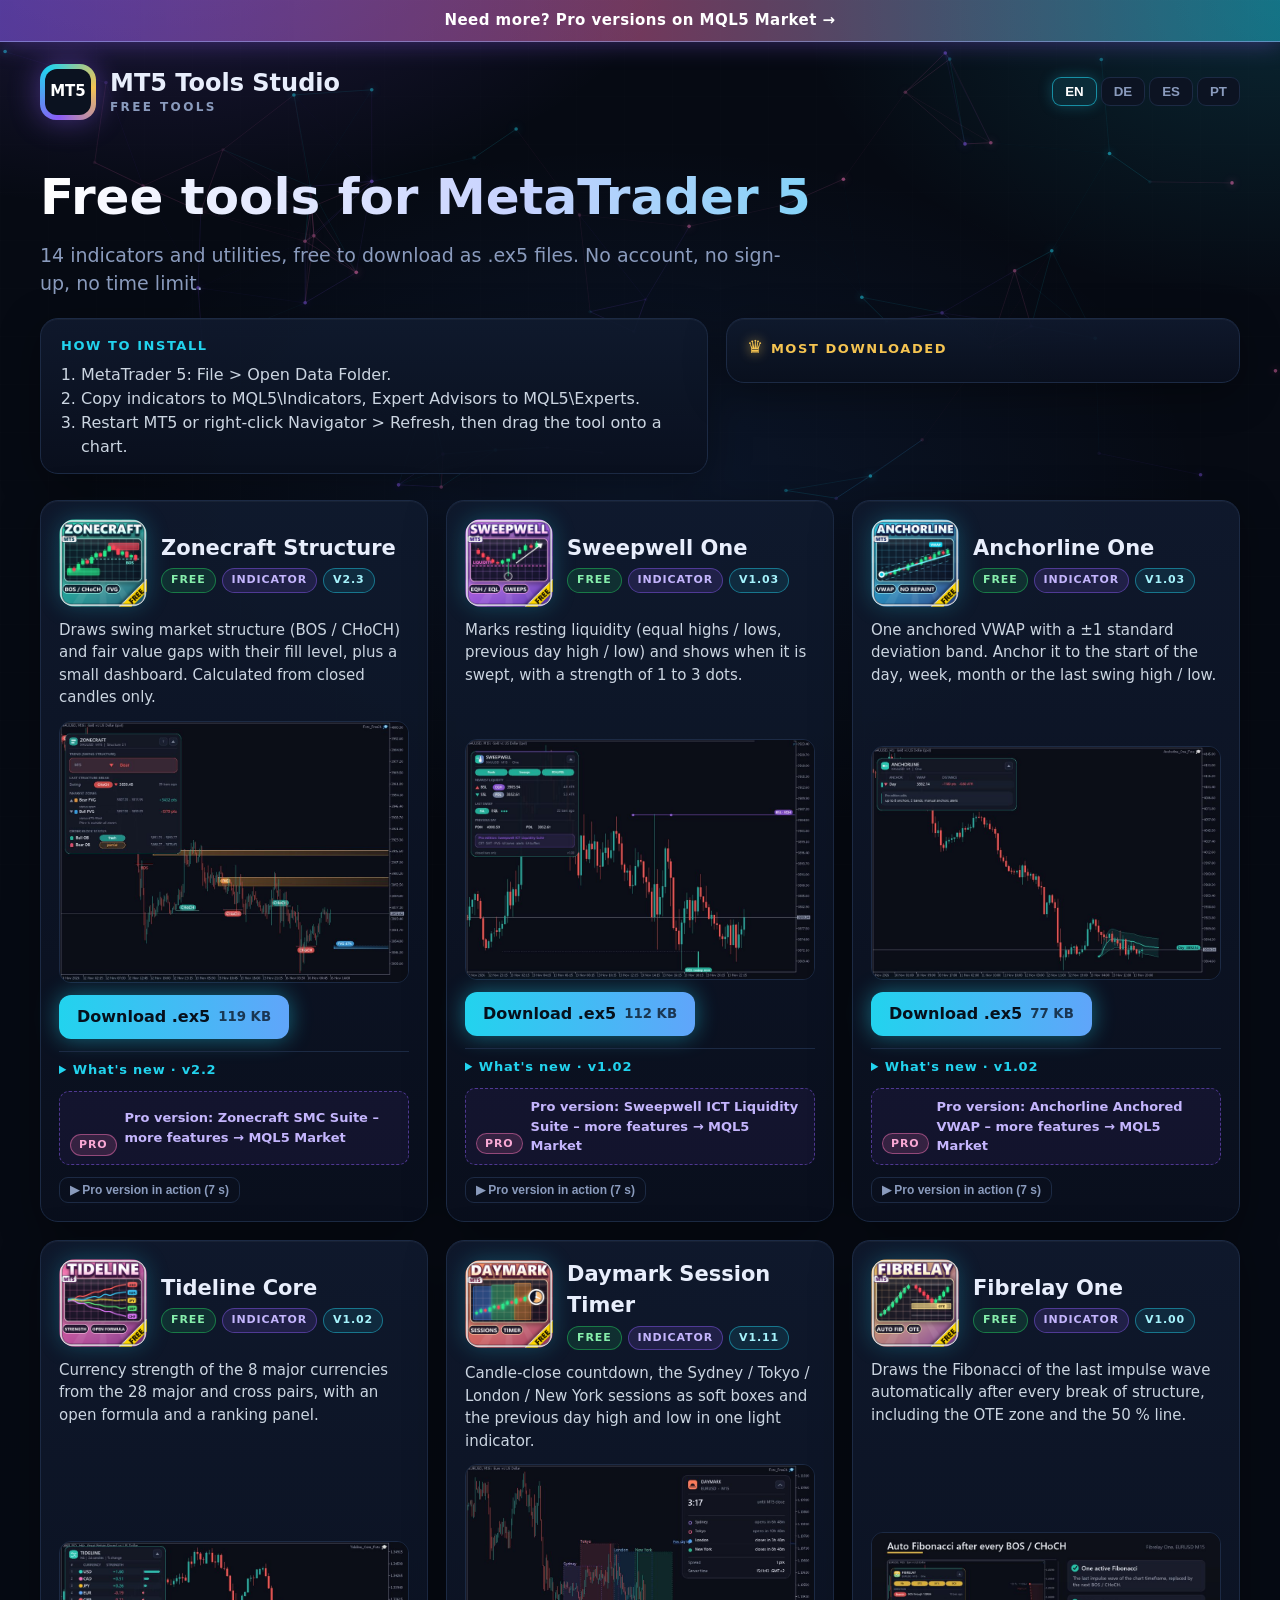
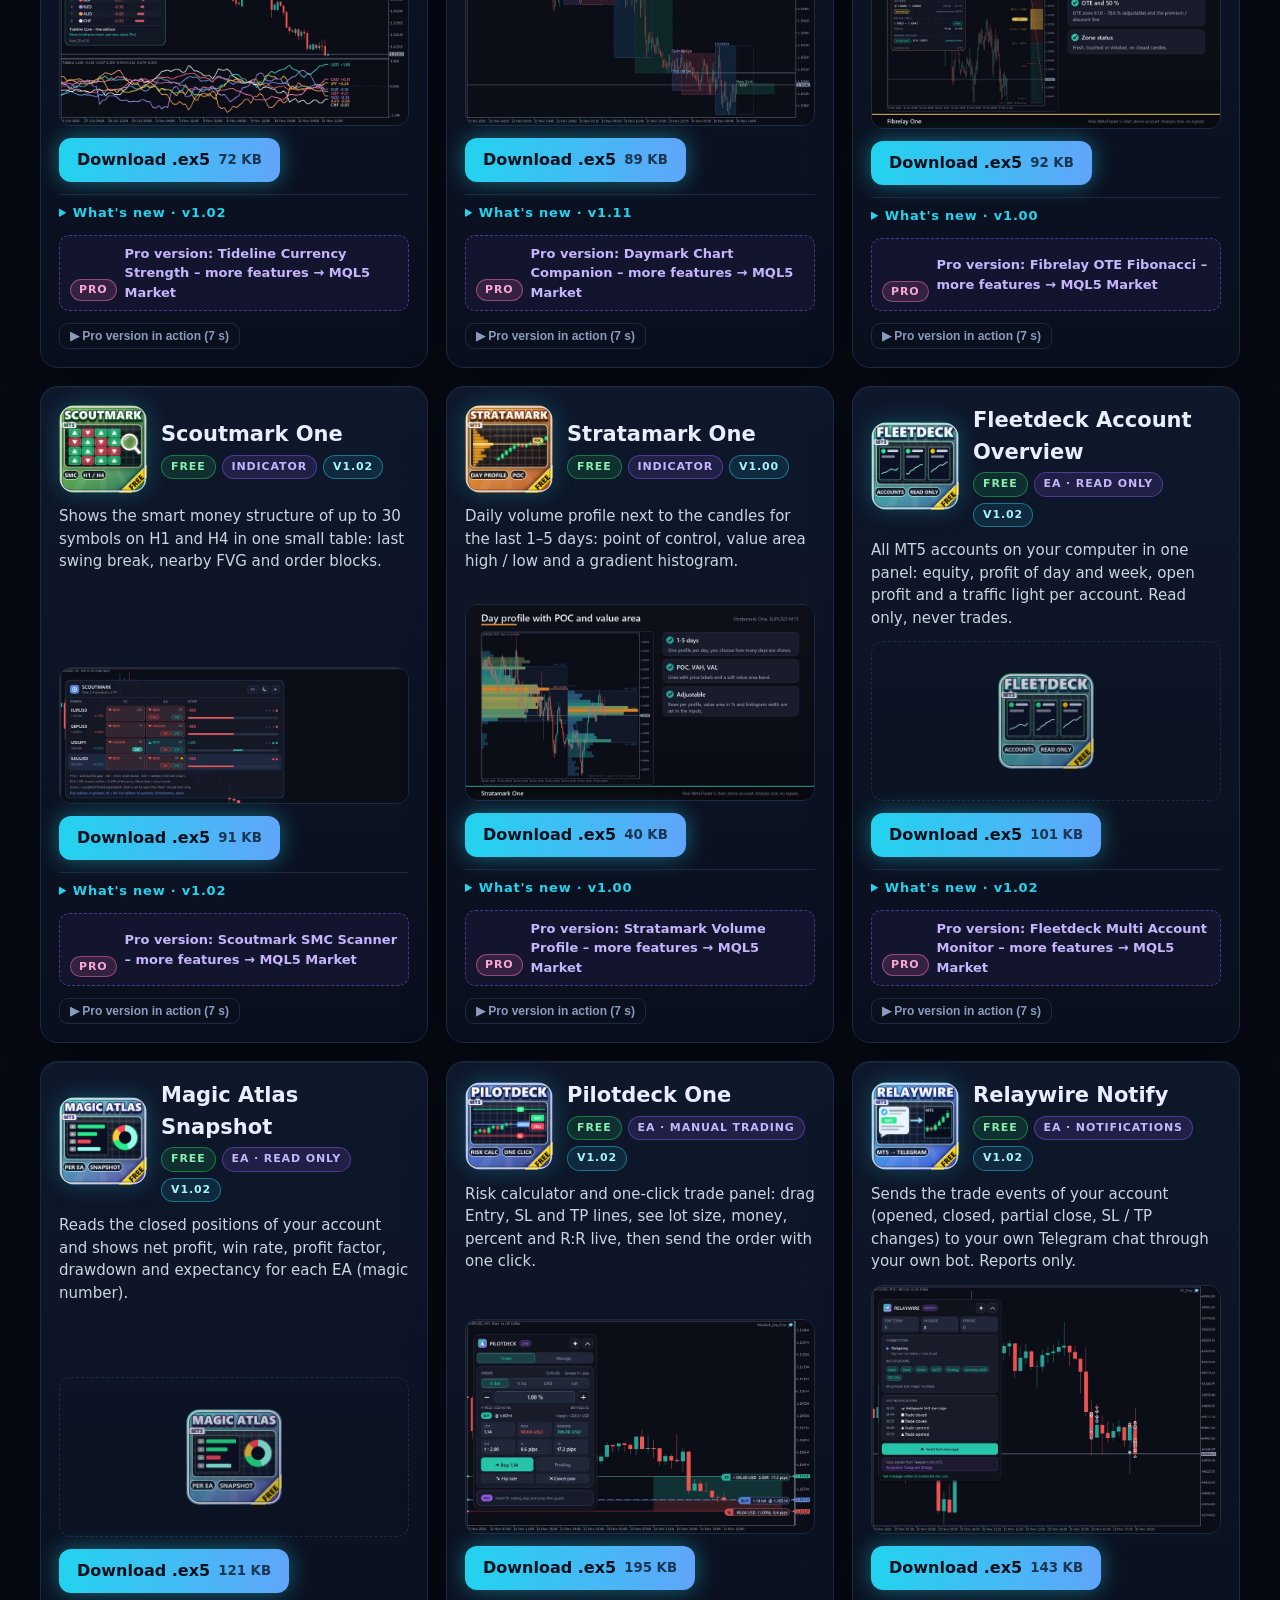
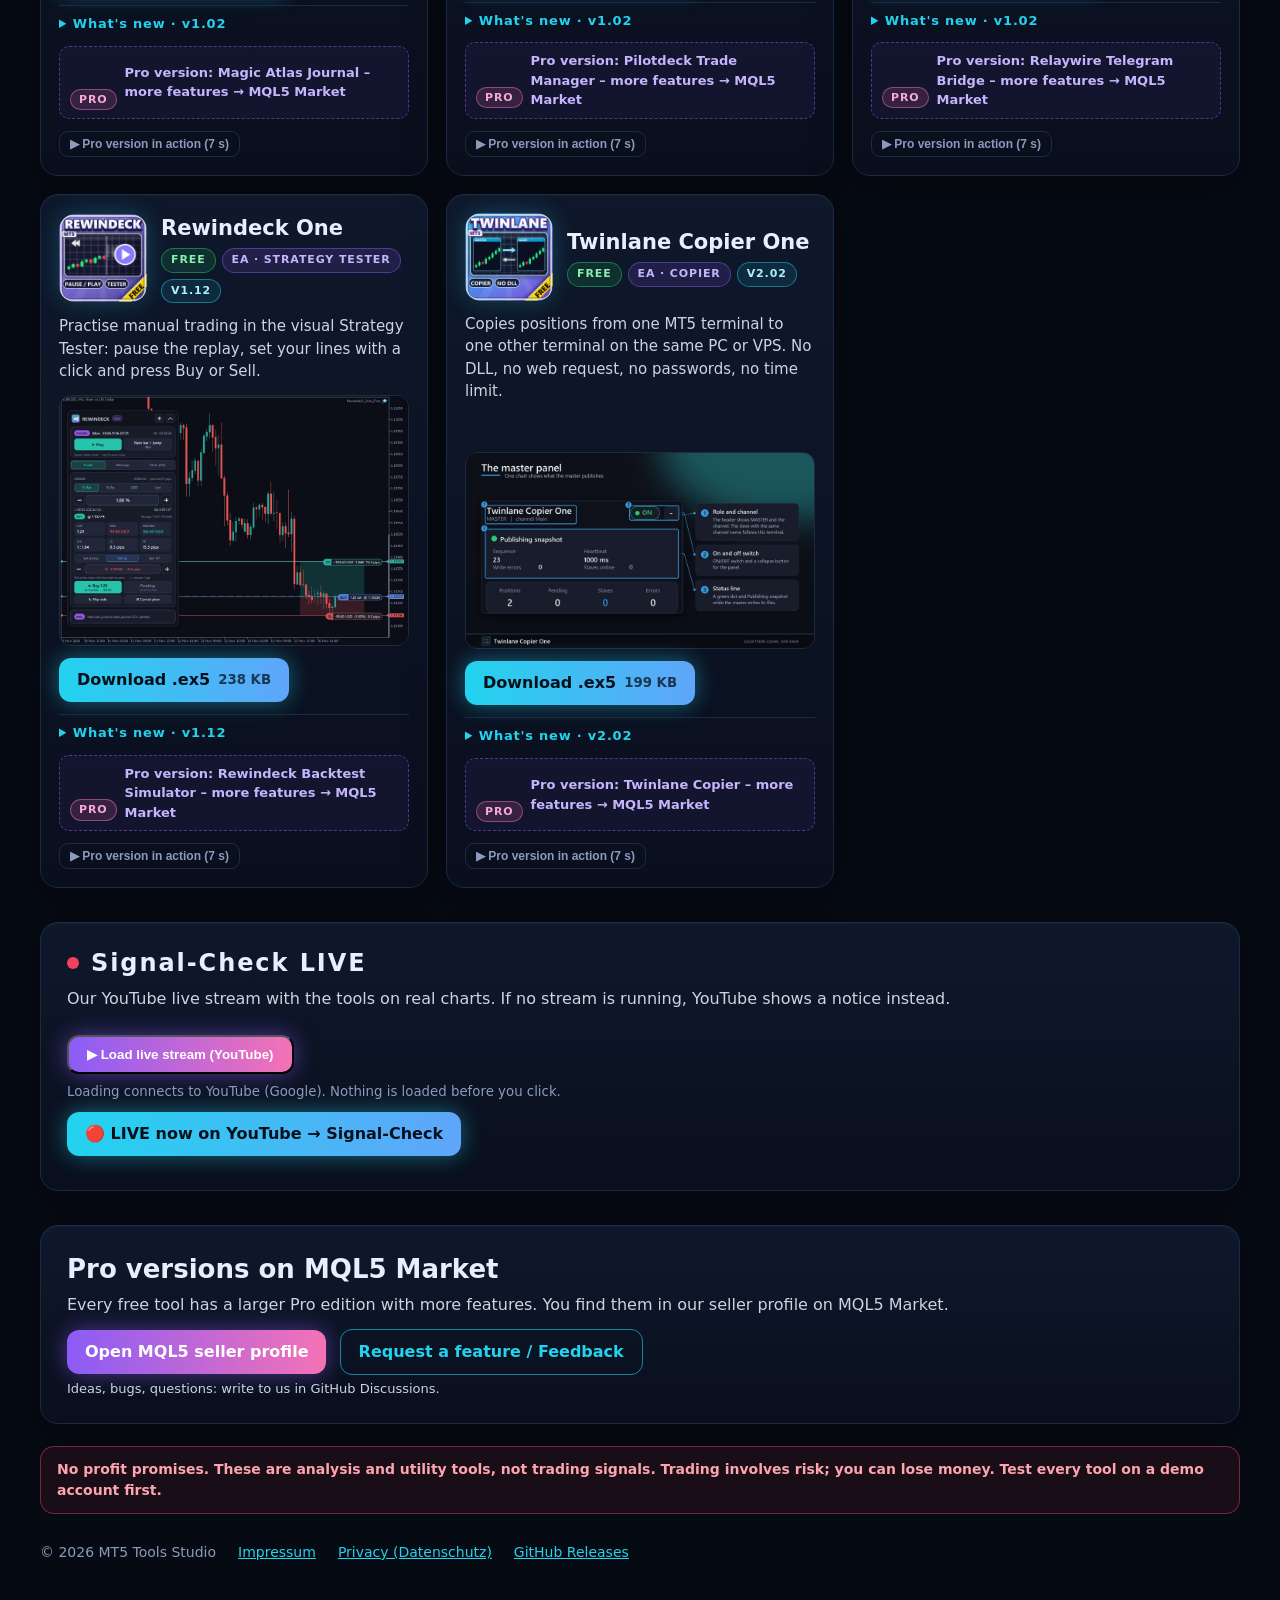
<file: index.html>
<!DOCTYPE html>
<html lang="en">
<head>
<meta charset="utf-8">
<meta name="viewport" content="width=device-width,initial-scale=1">
<title>MT5 Tools Studio – Free Tools</title>
<meta name="description" content="Free MetaTrader 5 indicators and utilities by MT5 Tools Studio. Direct .ex5 downloads.">
<link rel="stylesheet" href="assets/style.css">
</head>
<body>
<div class="grid-bg"></div>
<a class="proband" href="https://www.mql5.com/en/users/1002966/seller" target="_blank" rel="noopener"><span data-i18n="band">Need more? Pro versions on MQL5 Market →</span></a>
<div class="herowrap"><canvas id="net" aria-hidden="true"></canvas>
<header class="top">
  <div class="brand"><div class="mark"><span>MT5</span></div><div class="nm">MT5 Tools Studio<small>FREE TOOLS</small></div></div>
  <div class="lang"><button data-l="en" class="on">EN</button><button data-l="de">DE</button><button data-l="es">ES</button><button data-l="pt">PT</button></div>
</header>
<section class="hero">
  <h1 data-i18n="h1">Free tools for MetaTrader 5</h1>
  <p data-i18n="lead">14 indicators and utilities, free to download as .ex5 files. No account, no sign-up, no time limit.</p>
  <div class="herogrid">
  <div class="howto card">
    <b data-i18n="howto">How to install</b>
    <ol><li data-i18n="i1">MetaTrader 5: File &gt; Open Data Folder.</li><li data-i18n="i2">Copy indicators to MQL5\Indicators, Expert Advisors to MQL5\Experts.</li><li data-i18n="i3">Restart MT5 or right-click Navigator &gt; Refresh, then drag the tool onto a chart.</li></ol>
  </div>
  <div class="rank card" id="rank"><b><span class="crown">♛</span> <span data-i18n="rank">Most downloaded</span></b><ol id="ranklist"></ol><p class="muted" id="rank0" data-i18n="rank0" hidden>No downloads counted yet – be the first.</p></div>
  </div>
</section>
</div>
<main class="tools">

<article class="card tool" id="t-Zonecraft_Structure">
  <div class="head"><img class="logo" src="assets/logos/Zonecraft_Structure.png" alt="Zonecraft Structure logo" width="88" height="88">
    <div><h3>Zonecraft Structure</h3><div class="meta"><span class="tag free">FREE</span><span class="tag" data-i18n="k_Indicator">Indicator</span><span class="tag ver">v2.3</span></div></div></div>
  <p data-i18n="d0">Draws swing market structure (BOS / CHoCH) and fair value gaps with their fill level, plus a small dashboard. Calculated from closed candles only.</p>
  <a class="shot" href="assets/shots/Zonecraft_Structure.jpg" target="_blank" rel="noopener"><img loading="lazy" src="assets/shots/Zonecraft_Structure.jpg" alt="Zonecraft Structure screenshot"></a>
  <div class="dl"><a class="btn" href="https://github.com/MarkusClaudeAI/mt5-tools/releases/download/v1.0/Zonecraft_Structure.ex5"><span data-i18n="dl">Download .ex5</span> <small>119 KB</small></a>
  <span class="count" data-asset="Zonecraft_Structure.ex5"></span></div>
  <details class="new"><summary><span data-i18n="new">What's new</span> · v2.2</summary><p data-i18n="n0">Small one-time thank-you line in the Journal (can be turned off). No change to the functions.</p>
    <a href="https://github.com/MarkusClaudeAI/mt5-tools" target="_blank" rel="noopener" data-i18n="watch">Watch releases on GitHub to get updates</a></details>
  <a class="prolink" href="https://www.mql5.com/en/market/product/208539" target="_blank" rel="noopener"><span class="tag pro">PRO</span> <span data-i18n="p0">Pro version: Zonecraft SMC Suite – more features → MQL5 Market</span></a>
  <button class="pv" data-clip="Zonecraft" data-i18n="preview">▶ Pro version in action (7 s)</button>
  <video class="clip" muted loop playsinline preload="none" poster="assets/clips/Zonecraft.jpg" hidden><source src="assets/clips/Zonecraft.webm" type="video/webm"></video>
</article>
<article class="card tool" id="t-Sweepwell_One">
  <div class="head"><img class="logo" src="assets/logos/Sweepwell_One.png" alt="Sweepwell One logo" width="88" height="88">
    <div><h3>Sweepwell One</h3><div class="meta"><span class="tag free">FREE</span><span class="tag" data-i18n="k_Indicator">Indicator</span><span class="tag ver">v1.03</span></div></div></div>
  <p data-i18n="d1">Marks resting liquidity (equal highs / lows, previous day high / low) and shows when it is swept, with a strength of 1 to 3 dots.</p>
  <a class="shot" href="assets/shots/Sweepwell_One.jpg" target="_blank" rel="noopener"><img loading="lazy" src="assets/shots/Sweepwell_One.jpg" alt="Sweepwell One screenshot"></a>
  <div class="dl"><a class="btn" href="https://github.com/MarkusClaudeAI/mt5-tools/releases/download/v1.0/Sweepwell_One.ex5"><span data-i18n="dl">Download .ex5</span> <small>112 KB</small></a>
  <span class="count" data-asset="Sweepwell_One.ex5"></span></div>
  <details class="new"><summary><span data-i18n="new">What's new</span> · v1.02</summary><p data-i18n="n1">Removed artificial limits: the note card about another edition is gone; everything shown is fully usable.</p>
    <a href="https://github.com/MarkusClaudeAI/mt5-tools" target="_blank" rel="noopener" data-i18n="watch">Watch releases on GitHub to get updates</a></details>
  <a class="prolink" href="https://www.mql5.com/en/market/product/208744" target="_blank" rel="noopener"><span class="tag pro">PRO</span> <span data-i18n="p1">Pro version: Sweepwell ICT Liquidity Suite – more features → MQL5 Market</span></a>
  <button class="pv" data-clip="Sweepwell" data-i18n="preview">▶ Pro version in action (7 s)</button>
  <video class="clip" muted loop playsinline preload="none" poster="assets/clips/Sweepwell.jpg" hidden><source src="assets/clips/Sweepwell.webm" type="video/webm"></video>
</article>
<article class="card tool" id="t-Anchorline_One">
  <div class="head"><img class="logo" src="assets/logos/Anchorline_One.png" alt="Anchorline One logo" width="88" height="88">
    <div><h3>Anchorline One</h3><div class="meta"><span class="tag free">FREE</span><span class="tag" data-i18n="k_Indicator">Indicator</span><span class="tag ver">v1.03</span></div></div></div>
  <p data-i18n="d2">One anchored VWAP with a ±1 standard deviation band. Anchor it to the start of the day, week, month or the last swing high / low.</p>
  <a class="shot" href="assets/shots/Anchorline_One.jpg" target="_blank" rel="noopener"><img loading="lazy" src="assets/shots/Anchorline_One.jpg" alt="Anchorline One screenshot"></a>
  <div class="dl"><a class="btn" href="https://github.com/MarkusClaudeAI/mt5-tools/releases/download/v1.0/Anchorline_One.ex5"><span data-i18n="dl">Download .ex5</span> <small>77 KB</small></a>
  <span class="count" data-asset="Anchorline_One.ex5"></span></div>
  <details class="new"><summary><span data-i18n="new">What's new</span> · v1.02</summary><p data-i18n="n2">Removed artificial limits: the note card about other features is gone from the panel.</p>
    <a href="https://github.com/MarkusClaudeAI/mt5-tools" target="_blank" rel="noopener" data-i18n="watch">Watch releases on GitHub to get updates</a></details>
  <a class="prolink" href="https://www.mql5.com/en/market/product/208625" target="_blank" rel="noopener"><span class="tag pro">PRO</span> <span data-i18n="p2">Pro version: Anchorline Anchored VWAP – more features → MQL5 Market</span></a>
  <button class="pv" data-clip="Anchorline" data-i18n="preview">▶ Pro version in action (7 s)</button>
  <video class="clip" muted loop playsinline preload="none" poster="assets/clips/Anchorline.jpg" hidden><source src="assets/clips/Anchorline.webm" type="video/webm"></video>
</article>
<article class="card tool" id="t-Tideline_Core_Free">
  <div class="head"><img class="logo" src="assets/logos/Tideline_Core.png" alt="Tideline Core logo" width="88" height="88">
    <div><h3>Tideline Core</h3><div class="meta"><span class="tag free">FREE</span><span class="tag" data-i18n="k_Indicator">Indicator</span><span class="tag ver">v1.02</span></div></div></div>
  <p data-i18n="d3">Currency strength of the 8 major currencies from the 28 major and cross pairs, with an open formula and a ranking panel.</p>
  <a class="shot" href="assets/shots/Tideline_Core.jpg" target="_blank" rel="noopener"><img loading="lazy" src="assets/shots/Tideline_Core.jpg" alt="Tideline Core screenshot"></a>
  <div class="dl"><a class="btn" href="https://github.com/MarkusClaudeAI/mt5-tools/releases/download/v1.0/Tideline_Core_Free.ex5"><span data-i18n="dl">Download .ex5</span> <small>72 KB</small></a>
  <span class="count" data-asset="Tideline_Core_Free.ex5"></span></div>
  <details class="new"><summary><span data-i18n="new">What's new</span> · v1.02</summary><p data-i18n="n3">Removed artificial limits: the panel header no longer shows a teaser for features that are not included.</p>
    <a href="https://github.com/MarkusClaudeAI/mt5-tools" target="_blank" rel="noopener" data-i18n="watch">Watch releases on GitHub to get updates</a></details>
  <a class="prolink" href="https://www.mql5.com/en/market/product/208628" target="_blank" rel="noopener"><span class="tag pro">PRO</span> <span data-i18n="p3">Pro version: Tideline Currency Strength – more features → MQL5 Market</span></a>
  <button class="pv" data-clip="Tideline" data-i18n="preview">▶ Pro version in action (7 s)</button>
  <video class="clip" muted loop playsinline preload="none" poster="assets/clips/Tideline.jpg" hidden><source src="assets/clips/Tideline.webm" type="video/webm"></video>
</article>
<article class="card tool" id="t-Daymark_Session_Timer">
  <div class="head"><img class="logo" src="assets/logos/Daymark_Session_Timer.png" alt="Daymark Session Timer logo" width="88" height="88">
    <div><h3>Daymark Session Timer</h3><div class="meta"><span class="tag free">FREE</span><span class="tag" data-i18n="k_Indicator">Indicator</span><span class="tag ver">v1.11</span></div></div></div>
  <p data-i18n="d4">Candle-close countdown, the Sydney / Tokyo / London / New York sessions as soft boxes and the previous day high and low in one light indicator.</p>
  <a class="shot" href="assets/shots/Daymark_Session_Timer.jpg" target="_blank" rel="noopener"><img loading="lazy" src="assets/shots/Daymark_Session_Timer.jpg" alt="Daymark Session Timer screenshot"></a>
  <div class="dl"><a class="btn" href="https://github.com/MarkusClaudeAI/mt5-tools/releases/download/v1.0/Daymark_Session_Timer.ex5"><span data-i18n="dl">Download .ex5</span> <small>89 KB</small></a>
  <span class="count" data-asset="Daymark_Session_Timer.ex5"></span></div>
  <details class="new"><summary><span data-i18n="new">What's new</span> · v1.11</summary><p data-i18n="n4">Small one-time thank-you line in the Journal (can be turned off). No change to the functions.</p>
    <a href="https://github.com/MarkusClaudeAI/mt5-tools" target="_blank" rel="noopener" data-i18n="watch">Watch releases on GitHub to get updates</a></details>
  <a class="prolink" href="https://www.mql5.com/en/market/product/208483" target="_blank" rel="noopener"><span class="tag pro">PRO</span> <span data-i18n="p4">Pro version: Daymark Chart Companion – more features → MQL5 Market</span></a>
  <button class="pv" data-clip="Daymark" data-i18n="preview">▶ Pro version in action (7 s)</button>
  <video class="clip" muted loop playsinline preload="none" poster="assets/clips/Daymark.jpg" hidden><source src="assets/clips/Daymark.webm" type="video/webm"></video>
</article>
<article class="card tool" id="t-Fibrelay_One">
  <div class="head"><img class="logo" src="assets/logos/Fibrelay_One.png" alt="Fibrelay One logo" width="88" height="88">
    <div><h3>Fibrelay One</h3><div class="meta"><span class="tag free">FREE</span><span class="tag" data-i18n="k_Indicator">Indicator</span><span class="tag ver">v1.00</span></div></div></div>
  <p data-i18n="d5">Draws the Fibonacci of the last impulse wave automatically after every break of structure, including the OTE zone and the 50 % line.</p>
  <a class="shot" href="assets/shots/Fibrelay_One.jpg" target="_blank" rel="noopener"><img loading="lazy" src="assets/shots/Fibrelay_One.jpg" alt="Fibrelay One screenshot"></a>
  <div class="dl"><a class="btn" href="https://github.com/MarkusClaudeAI/mt5-tools/releases/download/v1.0/Fibrelay_One.ex5"><span data-i18n="dl">Download .ex5</span> <small>92 KB</small></a>
  <span class="count" data-asset="Fibrelay_One.ex5"></span></div>
  <details class="new"><summary><span data-i18n="new">What's new</span> · v1.00</summary><p data-i18n="n5">First release.</p>
    <a href="https://github.com/MarkusClaudeAI/mt5-tools" target="_blank" rel="noopener" data-i18n="watch">Watch releases on GitHub to get updates</a></details>
  <a class="prolink" href="https://www.mql5.com/en/market/product/209249" target="_blank" rel="noopener"><span class="tag pro">PRO</span> <span data-i18n="p5">Pro version: Fibrelay OTE Fibonacci – more features → MQL5 Market</span></a>
  <button class="pv" data-clip="Fibrelay" data-i18n="preview">▶ Pro version in action (7 s)</button>
  <video class="clip" muted loop playsinline preload="none" poster="assets/clips/Fibrelay.jpg" hidden><source src="assets/clips/Fibrelay.webm" type="video/webm"></video>
</article>
<article class="card tool" id="t-Scoutmark_One">
  <div class="head"><img class="logo" src="assets/logos/Scoutmark_One.png" alt="Scoutmark One logo" width="88" height="88">
    <div><h3>Scoutmark One</h3><div class="meta"><span class="tag free">FREE</span><span class="tag" data-i18n="k_Indicator">Indicator</span><span class="tag ver">v1.02</span></div></div></div>
  <p data-i18n="d6">Shows the smart money structure of up to 30 symbols on H1 and H4 in one small table: last swing break, nearby FVG and order blocks.</p>
  <a class="shot" href="assets/shots/Scoutmark_One.jpg" target="_blank" rel="noopener"><img loading="lazy" src="assets/shots/Scoutmark_One.jpg" alt="Scoutmark One screenshot"></a>
  <div class="dl"><a class="btn" href="https://github.com/MarkusClaudeAI/mt5-tools/releases/download/v1.0/Scoutmark_One.ex5"><span data-i18n="dl">Download .ex5</span> <small>91 KB</small></a>
  <span class="count" data-asset="Scoutmark_One.ex5"></span></div>
  <details class="new"><summary><span data-i18n="new">What's new</span> · v1.02</summary><p data-i18n="n6">Symbol list freely selectable (up to 30 symbols, shown in pages) instead of a fixed maximum of 4.</p>
    <a href="https://github.com/MarkusClaudeAI/mt5-tools" target="_blank" rel="noopener" data-i18n="watch">Watch releases on GitHub to get updates</a></details>
  <a class="prolink" href="https://www.mql5.com/en/market/product/208928" target="_blank" rel="noopener"><span class="tag pro">PRO</span> <span data-i18n="p6">Pro version: Scoutmark SMC Scanner – more features → MQL5 Market</span></a>
  <button class="pv" data-clip="Scoutmark" data-i18n="preview">▶ Pro version in action (7 s)</button>
  <video class="clip" muted loop playsinline preload="none" poster="assets/clips/Scoutmark.jpg" hidden><source src="assets/clips/Scoutmark.webm" type="video/webm"></video>
</article>
<article class="card tool" id="t-Stratamark_One">
  <div class="head"><img class="logo" src="assets/logos/Stratamark_One.png" alt="Stratamark One logo" width="88" height="88">
    <div><h3>Stratamark One</h3><div class="meta"><span class="tag free">FREE</span><span class="tag" data-i18n="k_Indicator">Indicator</span><span class="tag ver">v1.00</span></div></div></div>
  <p data-i18n="d7">Daily volume profile next to the candles for the last 1–5 days: point of control, value area high / low and a gradient histogram.</p>
  <a class="shot" href="assets/shots/Stratamark_One.jpg" target="_blank" rel="noopener"><img loading="lazy" src="assets/shots/Stratamark_One.jpg" alt="Stratamark One screenshot"></a>
  <div class="dl"><a class="btn" href="https://github.com/MarkusClaudeAI/mt5-tools/releases/download/v1.0/Stratamark_One.ex5"><span data-i18n="dl">Download .ex5</span> <small>40 KB</small></a>
  <span class="count" data-asset="Stratamark_One.ex5"></span></div>
  <details class="new"><summary><span data-i18n="new">What's new</span> · v1.00</summary><p data-i18n="n7">First release: day volume profile with POC and value area, 1-5 days.</p>
    <a href="https://github.com/MarkusClaudeAI/mt5-tools" target="_blank" rel="noopener" data-i18n="watch">Watch releases on GitHub to get updates</a></details>
  <a class="prolink" href="https://www.mql5.com/en/market/product/209152" target="_blank" rel="noopener"><span class="tag pro">PRO</span> <span data-i18n="p7">Pro version: Stratamark Volume Profile – more features → MQL5 Market</span></a>
  <button class="pv" data-clip="Stratamark" data-i18n="preview">▶ Pro version in action (7 s)</button>
  <video class="clip" muted loop playsinline preload="none" poster="assets/clips/Stratamark.jpg" hidden><source src="assets/clips/Stratamark.webm" type="video/webm"></video>
</article>
<article class="card tool" id="t-Fleetdeck_Lite">
  <div class="head"><img class="logo" src="assets/logos/Fleetdeck_Account_Overview.png" alt="Fleetdeck Account Overview logo" width="88" height="88">
    <div><h3>Fleetdeck Account Overview</h3><div class="meta"><span class="tag free">FREE</span><span class="tag" data-i18n="k_Expert Advisor (read only)">EA · read only</span><span class="tag ver">v1.02</span></div></div></div>
  <p data-i18n="d8">All MT5 accounts on your computer in one panel: equity, profit of day and week, open profit and a traffic light per account. Read only, never trades.</p>
  <div class="shot noimg"><img loading="lazy" src="assets/logos/Fleetdeck_Account_Overview.png" alt=""></div>
  <div class="dl"><a class="btn" href="https://github.com/MarkusClaudeAI/mt5-tools/releases/download/v1.0/Fleetdeck_Lite.ex5"><span data-i18n="dl">Download .ex5</span> <small>101 KB</small></a>
  <span class="count" data-asset="Fleetdeck_Lite.ex5"></span></div>
  <details class="new"><summary><span data-i18n="new">What's new</span> · v1.02</summary><p data-i18n="n8">All accounts are shown instead of only 3; the footer hint is gone.</p>
    <a href="https://github.com/MarkusClaudeAI/mt5-tools" target="_blank" rel="noopener" data-i18n="watch">Watch releases on GitHub to get updates</a></details>
  <a class="prolink" href="https://www.mql5.com/en/market/product/208444" target="_blank" rel="noopener"><span class="tag pro">PRO</span> <span data-i18n="p8">Pro version: Fleetdeck Multi Account Monitor – more features → MQL5 Market</span></a>
  <button class="pv" data-clip="Fleetdeck" data-i18n="preview">▶ Pro version in action (7 s)</button>
  <video class="clip" muted loop playsinline preload="none" poster="assets/clips/Fleetdeck.jpg" hidden><source src="assets/clips/Fleetdeck.webm" type="video/webm"></video>
</article>
<article class="card tool" id="t-MagicAtlasJournal_Lite">
  <div class="head"><img class="logo" src="assets/logos/Magic_Atlas_Snapshot.png" alt="Magic Atlas Snapshot logo" width="88" height="88">
    <div><h3>Magic Atlas Snapshot</h3><div class="meta"><span class="tag free">FREE</span><span class="tag" data-i18n="k_Expert Advisor (read only)">EA · read only</span><span class="tag ver">v1.02</span></div></div></div>
  <p data-i18n="d9">Reads the closed positions of your account and shows net profit, win rate, profit factor, drawdown and expectancy for each EA (magic number).</p>
  <div class="shot noimg"><img loading="lazy" src="assets/logos/Magic_Atlas_Snapshot.png" alt=""></div>
  <div class="dl"><a class="btn" href="https://github.com/MarkusClaudeAI/mt5-tools/releases/download/v1.0/MagicAtlasJournal_Lite.ex5"><span data-i18n="dl">Download .ex5</span> <small>121 KB</small></a>
  <span class="count" data-asset="MagicAtlasJournal_Lite.ex5"></span></div>
  <details class="new"><summary><span data-i18n="new">What's new</span> · v1.02</summary><p data-i18n="n9">All EAs (magic numbers) are analysed instead of only 3; greyed-out tabs and the locked CSV button are gone.</p>
    <a href="https://github.com/MarkusClaudeAI/mt5-tools" target="_blank" rel="noopener" data-i18n="watch">Watch releases on GitHub to get updates</a></details>
  <a class="prolink" href="https://www.mql5.com/en/market/product/208440" target="_blank" rel="noopener"><span class="tag pro">PRO</span> <span data-i18n="p9">Pro version: Magic Atlas Journal – more features → MQL5 Market</span></a>
  <button class="pv" data-clip="MagicAtlas" data-i18n="preview">▶ Pro version in action (7 s)</button>
  <video class="clip" muted loop playsinline preload="none" poster="assets/clips/MagicAtlas.jpg" hidden><source src="assets/clips/MagicAtlas.webm" type="video/webm"></video>
</article>
<article class="card tool" id="t-Pilotdeck_Lite">
  <div class="head"><img class="logo" src="assets/logos/Pilotdeck_One.png" alt="Pilotdeck One logo" width="88" height="88">
    <div><h3>Pilotdeck One</h3><div class="meta"><span class="tag free">FREE</span><span class="tag" data-i18n="k_Expert Advisor (manual trading)">EA · manual trading</span><span class="tag ver">v1.02</span></div></div></div>
  <p data-i18n="d10">Risk calculator and one-click trade panel: drag Entry, SL and TP lines, see lot size, money, percent and R:R live, then send the order with one click.</p>
  <a class="shot" href="assets/shots/Pilotdeck_One.jpg" target="_blank" rel="noopener"><img loading="lazy" src="assets/shots/Pilotdeck_One.jpg" alt="Pilotdeck One screenshot"></a>
  <div class="dl"><a class="btn" href="https://github.com/MarkusClaudeAI/mt5-tools/releases/download/v1.0/Pilotdeck_Lite.ex5"><span data-i18n="dl">Download .ex5</span> <small>195 KB</small></a>
  <span class="count" data-asset="Pilotdeck_Lite.ex5"></span></div>
  <details class="new"><summary><span data-i18n="new">What's new</span> · v1.02</summary><p data-i18n="n10">The promotional card at the bottom of the panel is gone; all buttons shown are fully usable.</p>
    <a href="https://github.com/MarkusClaudeAI/mt5-tools" target="_blank" rel="noopener" data-i18n="watch">Watch releases on GitHub to get updates</a></details>
  <a class="prolink" href="https://www.mql5.com/en/market/product/208699" target="_blank" rel="noopener"><span class="tag pro">PRO</span> <span data-i18n="p10">Pro version: Pilotdeck Trade Manager – more features → MQL5 Market</span></a>
  <button class="pv" data-clip="Pilotdeck" data-i18n="preview">▶ Pro version in action (7 s)</button>
  <video class="clip" muted loop playsinline preload="none" poster="assets/clips/Pilotdeck.jpg" hidden><source src="assets/clips/Pilotdeck.webm" type="video/webm"></video>
</article>
<article class="card tool" id="t-Relaywire_Notify">
  <div class="head"><img class="logo" src="assets/logos/Relaywire_Notify.png" alt="Relaywire Notify logo" width="88" height="88">
    <div><h3>Relaywire Notify</h3><div class="meta"><span class="tag free">FREE</span><span class="tag" data-i18n="k_Expert Advisor (notifications)">EA · notifications</span><span class="tag ver">v1.02</span></div></div></div>
  <p data-i18n="d11">Sends the trade events of your account (opened, closed, partial close, SL / TP changes) to your own Telegram chat through your own bot. Reports only.</p>
  <a class="shot" href="assets/shots/Relaywire_Notify.jpg" target="_blank" rel="noopener"><img loading="lazy" src="assets/shots/Relaywire_Notify.jpg" alt="Relaywire Notify screenshot"></a>
  <div class="dl"><a class="btn" href="https://github.com/MarkusClaudeAI/mt5-tools/releases/download/v1.0/Relaywire_Notify.ex5"><span data-i18n="dl">Download .ex5</span> <small>143 KB</small></a>
  <span class="count" data-asset="Relaywire_Notify.ex5"></span></div>
  <details class="new"><summary><span data-i18n="new">What's new</span> · v1.02</summary><p data-i18n="n11">The promotional card in the panel is gone.</p>
    <a href="https://github.com/MarkusClaudeAI/mt5-tools" target="_blank" rel="noopener" data-i18n="watch">Watch releases on GitHub to get updates</a></details>
  <a class="prolink" href="https://www.mql5.com/en/market/product/208726" target="_blank" rel="noopener"><span class="tag pro">PRO</span> <span data-i18n="p11">Pro version: Relaywire Telegram Bridge – more features → MQL5 Market</span></a>
  <button class="pv" data-clip="Relaywire" data-i18n="preview">▶ Pro version in action (7 s)</button>
  <video class="clip" muted loop playsinline preload="none" poster="assets/clips/Relaywire.jpg" hidden><source src="assets/clips/Relaywire.webm" type="video/webm"></video>
</article>
<article class="card tool" id="t-Rewindeck_One">
  <div class="head"><img class="logo" src="assets/logos/Rewindeck_One.png" alt="Rewindeck One logo" width="88" height="88">
    <div><h3>Rewindeck One</h3><div class="meta"><span class="tag free">FREE</span><span class="tag" data-i18n="k_Expert Advisor (Strategy Tester)">EA · Strategy Tester</span><span class="tag ver">v1.12</span></div></div></div>
  <p data-i18n="d12">Practise manual trading in the visual Strategy Tester: pause the replay, set your lines with a click and press Buy or Sell.</p>
  <a class="shot" href="assets/shots/Rewindeck_One.jpg" target="_blank" rel="noopener"><img loading="lazy" src="assets/shots/Rewindeck_One.jpg" alt="Rewindeck One screenshot"></a>
  <div class="dl"><a class="btn" href="https://github.com/MarkusClaudeAI/mt5-tools/releases/download/v1.0/Rewindeck_One.ex5"><span data-i18n="dl">Download .ex5</span> <small>238 KB</small></a>
  <span class="count" data-asset="Rewindeck_One.ex5"></span></div>
  <details class="new"><summary><span data-i18n="new">What's new</span> · v1.12</summary><p data-i18n="n12">The promotional card at the bottom of the panel is gone; all buttons shown are fully usable.</p>
    <a href="https://github.com/MarkusClaudeAI/mt5-tools" target="_blank" rel="noopener" data-i18n="watch">Watch releases on GitHub to get updates</a></details>
  <a class="prolink" href="https://www.mql5.com/en/market/product/208833" target="_blank" rel="noopener"><span class="tag pro">PRO</span> <span data-i18n="p12">Pro version: Rewindeck Backtest Simulator – more features → MQL5 Market</span></a>
  <button class="pv" data-clip="Rewindeck" data-i18n="preview">▶ Pro version in action (7 s)</button>
  <video class="clip" muted loop playsinline preload="none" poster="assets/clips/Rewindeck.jpg" hidden><source src="assets/clips/Rewindeck.webm" type="video/webm"></video>
</article>
<article class="card tool" id="t-Twinlane_Copier_Lite">
  <div class="head"><img class="logo" src="assets/logos/Twinlane_Copier_One.png" alt="Twinlane Copier One logo" width="88" height="88">
    <div><h3>Twinlane Copier One</h3><div class="meta"><span class="tag free">FREE</span><span class="tag" data-i18n="k_Expert Advisor (copier)">EA · copier</span><span class="tag ver">v2.02</span></div></div></div>
  <p data-i18n="d13">Copies positions from one MT5 terminal to one other terminal on the same PC or VPS. No DLL, no web request, no passwords, no time limit.</p>
  <a class="shot" href="assets/shots/Twinlane_Copier_One.jpg" target="_blank" rel="noopener"><img loading="lazy" src="assets/shots/Twinlane_Copier_One.jpg" alt="Twinlane Copier One screenshot"></a>
  <div class="dl"><a class="btn" href="https://github.com/MarkusClaudeAI/mt5-tools/releases/download/v1.0/Twinlane_Copier_Lite.ex5"><span data-i18n="dl">Download .ex5</span> <small>199 KB</small></a>
  <span class="count" data-asset="Twinlane_Copier_Lite.ex5"></span></div>
  <details class="new"><summary><span data-i18n="new">What's new</span> · v2.02</summary><p data-i18n="n13">No more greyed-out controls with PRO tags; only what works is shown (lot factor, pause, disconnect all, log).</p>
    <a href="https://github.com/MarkusClaudeAI/mt5-tools" target="_blank" rel="noopener" data-i18n="watch">Watch releases on GitHub to get updates</a></details>
  <a class="prolink" href="https://www.mql5.com/en/market/product/208442" target="_blank" rel="noopener"><span class="tag pro">PRO</span> <span data-i18n="p13">Pro version: Twinlane Copier – more features → MQL5 Market</span></a>
  <button class="pv" data-clip="Twinlane" data-i18n="preview">▶ Pro version in action (7 s)</button>
  <video class="clip" muted loop playsinline preload="none" poster="assets/clips/Twinlane.jpg" hidden><source src="assets/clips/Twinlane.webm" type="video/webm"></video>
</article>
</main>
<section class="live card">
  <div class="livehead"><span class="dot"></span><h2 data-i18n="live">Signal-Check LIVE</h2></div>
  <p data-i18n="livetxt">Our YouTube live stream with the tools on real charts. If no stream is running, YouTube shows a notice instead.</p>
  <div class="ytbox" id="ytbox"><button class="btn alt" id="ytload" data-i18n="liveload">▶ Load live stream (YouTube)</button><small data-i18n="livepriv">Loading connects to YouTube (Google). Nothing is loaded before you click.</small></div>
  <p style="margin-top:10px"><a class="btn" href="https://www.youtube.com/@MT5ToolsMarkus/live" target="_blank" rel="noopener">&#128308; LIVE now on YouTube &rarr; Signal-Check</a></p>
</section>
<section class="pro card">
  <h2 data-i18n="prohead">Pro versions on MQL5 Market</h2>
  <p data-i18n="protxt">Every free tool has a larger Pro edition with more features. You find them in our seller profile on MQL5 Market.</p>
  <a class="btn alt" href="https://www.mql5.com/en/users/1002966/seller" target="_blank" rel="noopener" data-i18n="probtn">Open MQL5 seller profile</a>
  <a class="btn ghost" href="https://github.com/MarkusClaudeAI/mt5-tools/discussions" target="_blank" rel="noopener" data-i18n="fb">Request a feature / Feedback</a>
  <p class="muted" data-i18n="fbtxt">Ideas, bugs, questions: write to us in GitHub Discussions.</p>
</section>
<section class="risk"><p data-i18n="risk">No profit promises. These are analysis and utility tools, not trading signals. Trading involves risk; you can lose money. Test every tool on a demo account first.</p></section>
<footer>
  <span>© 2026 MT5 Tools Studio</span>
  <a href="impressum.html">Impressum</a>
  <a href="datenschutz.html" data-i18n="priv">Privacy (Datenschutz)</a>
  <a href="https://github.com/MarkusClaudeAI/mt5-tools/releases" target="_blank" rel="noopener">GitHub Releases</a>
</footer>
<script>window.REPO_OWNER="MarkusClaudeAI";window.REPO_NAME="mt5-tools";window.NAMES={"Zonecraft_Structure.ex5": "Zonecraft Structure", "Sweepwell_One.ex5": "Sweepwell One", "Anchorline_One.ex5": "Anchorline One", "Tideline_Core_Free.ex5": "Tideline Core", "Daymark_Session_Timer.ex5": "Daymark Session Timer", "Fibrelay_One.ex5": "Fibrelay One", "Scoutmark_One.ex5": "Scoutmark One", "Stratamark_One.ex5": "Stratamark One", "Fleetdeck_Lite.ex5": "Fleetdeck Account Overview", "MagicAtlasJournal_Lite.ex5": "Magic Atlas Snapshot", "Pilotdeck_Lite.ex5": "Pilotdeck One", "Relaywire_Notify.ex5": "Relaywire Notify", "Rewindeck_One.ex5": "Rewindeck One", "Twinlane_Copier_Lite.ex5": "Twinlane Copier One"};window.LOGOS={"Zonecraft_Structure.ex5": "Zonecraft_Structure.png", "Sweepwell_One.ex5": "Sweepwell_One.png", "Anchorline_One.ex5": "Anchorline_One.png", "Tideline_Core_Free.ex5": "Tideline_Core.png", "Daymark_Session_Timer.ex5": "Daymark_Session_Timer.png", "Fibrelay_One.ex5": "Fibrelay_One.png", "Scoutmark_One.ex5": "Scoutmark_One.png", "Stratamark_One.ex5": "Stratamark_One.png", "Fleetdeck_Lite.ex5": "Fleetdeck_Account_Overview.png", "MagicAtlasJournal_Lite.ex5": "Magic_Atlas_Snapshot.png", "Pilotdeck_Lite.ex5": "Pilotdeck_One.png", "Relaywire_Notify.ex5": "Relaywire_Notify.png", "Rewindeck_One.ex5": "Rewindeck_One.png", "Twinlane_Copier_Lite.ex5": "Twinlane_Copier_One.png"};</script>
<script src="assets/i18n.js"></script>
<script src="assets/app.js"></script>
</body>
</html>
</file>
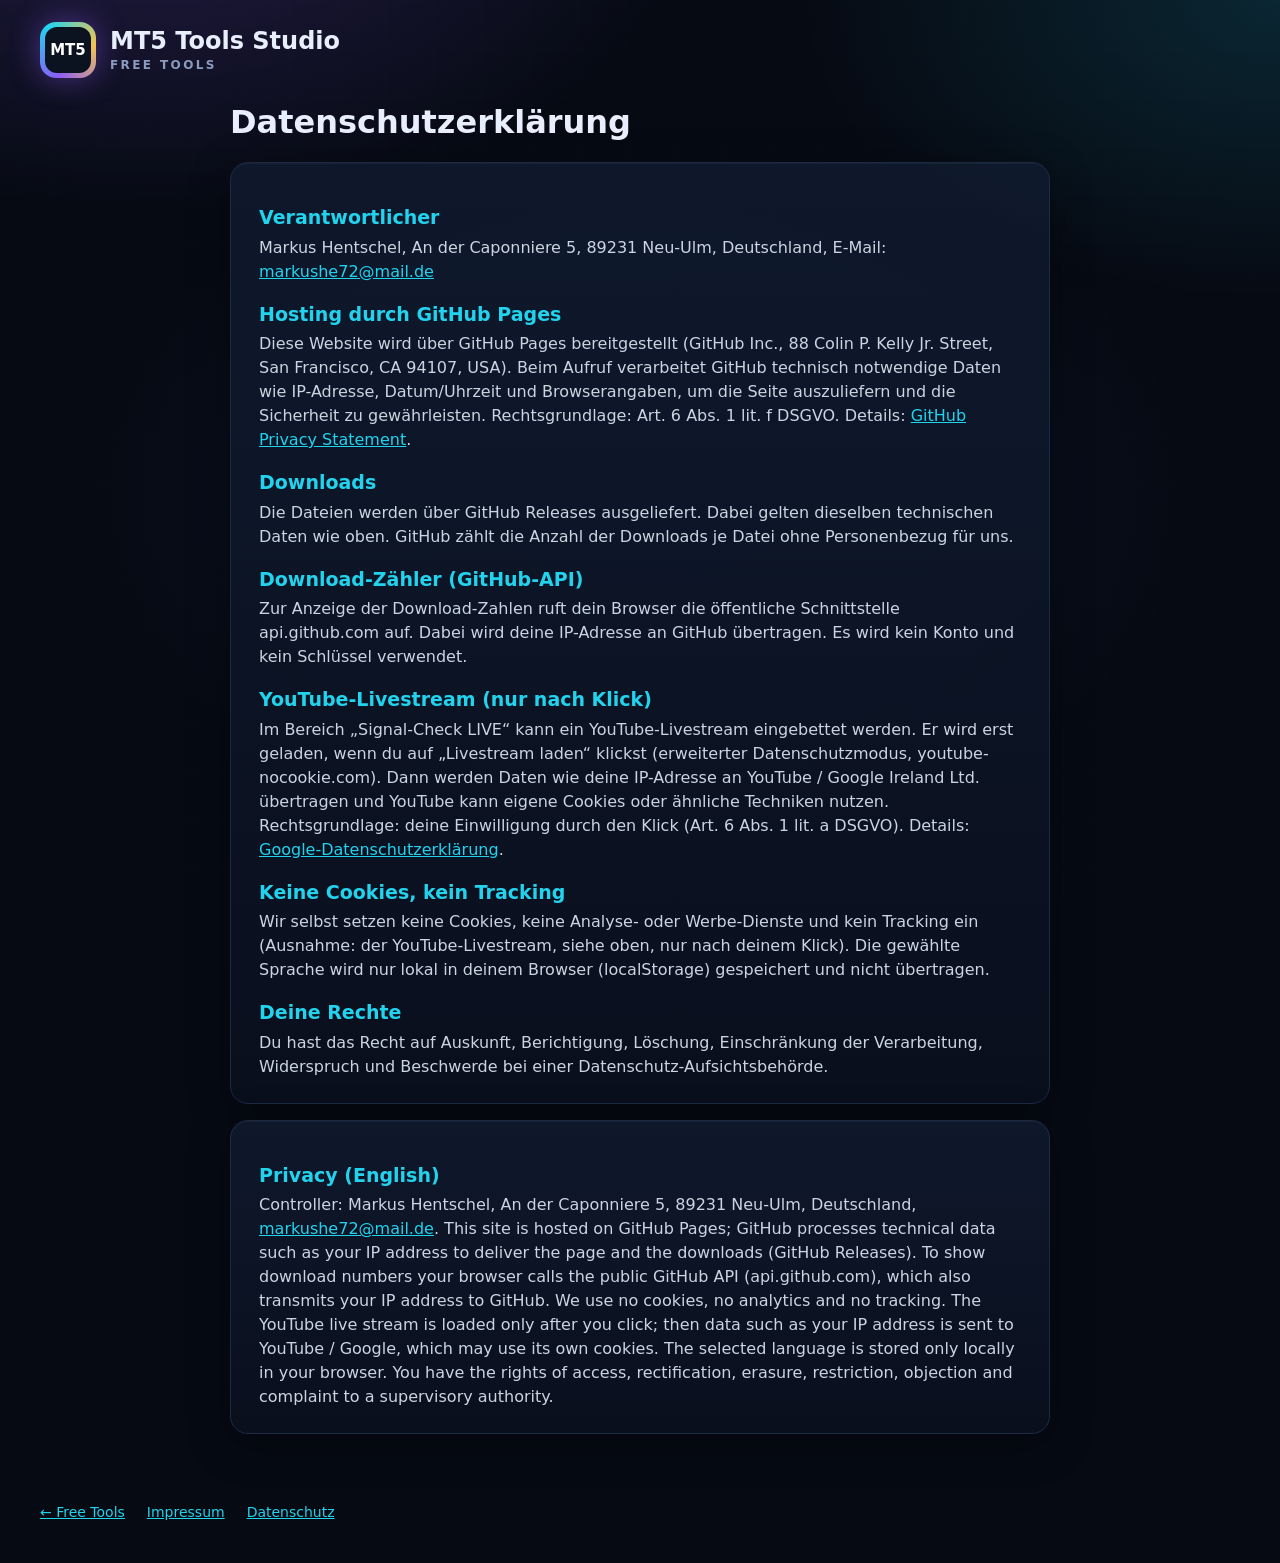
<file: datenschutz.html>
<!DOCTYPE html>
<html lang="de"><head><meta charset="utf-8"><meta name="viewport" content="width=device-width,initial-scale=1">
<title>Datenschutz – MT5 Tools Studio</title><link rel="stylesheet" href="assets/style.css"></head>
<body><div class="grid-bg"></div>
<header class="top"><a class="brand" href="index.html"><div class="mark"><span>MT5</span></div><div class="nm">MT5 Tools Studio<small>FREE TOOLS</small></div></a></header>
<div class="doc"><h1>Datenschutzerklärung</h1>
<div class="card">
<h2>Verantwortlicher</h2><p>Markus Hentschel, An der Caponniere 5, 89231 Neu-Ulm, Deutschland, E-Mail: <a href="mailto:markushe72@mail.de">markushe72@mail.de</a></p>
<h2>Hosting durch GitHub Pages</h2><p>Diese Website wird über GitHub Pages bereitgestellt (GitHub Inc., 88 Colin P. Kelly Jr. Street, San Francisco, CA 94107, USA). Beim Aufruf verarbeitet GitHub technisch notwendige Daten wie IP-Adresse, Datum/Uhrzeit und Browserangaben, um die Seite auszuliefern und die Sicherheit zu gewährleisten. Rechtsgrundlage: Art. 6 Abs. 1 lit. f DSGVO. Details: <a href="https://docs.github.com/en/site-policy/privacy-policies/github-general-privacy-statement" target="_blank" rel="noopener">GitHub Privacy Statement</a>.</p>
<h2>Downloads</h2><p>Die Dateien werden über GitHub Releases ausgeliefert. Dabei gelten dieselben technischen Daten wie oben. GitHub zählt die Anzahl der Downloads je Datei ohne Personenbezug für uns.</p>
<h2>Download-Zähler (GitHub-API)</h2><p>Zur Anzeige der Download-Zahlen ruft dein Browser die öffentliche Schnittstelle api.github.com auf. Dabei wird deine IP-Adresse an GitHub übertragen. Es wird kein Konto und kein Schlüssel verwendet.</p>
<h2>YouTube-Livestream (nur nach Klick)</h2><p>Im Bereich „Signal-Check LIVE“ kann ein YouTube-Livestream eingebettet werden. Er wird erst geladen, wenn du auf „Livestream laden“ klickst (erweiterter Datenschutzmodus, youtube-nocookie.com). Dann werden Daten wie deine IP-Adresse an YouTube / Google Ireland Ltd. übertragen und YouTube kann eigene Cookies oder ähnliche Techniken nutzen. Rechtsgrundlage: deine Einwilligung durch den Klick (Art. 6 Abs. 1 lit. a DSGVO). Details: <a href="https://policies.google.com/privacy" target="_blank" rel="noopener">Google-Datenschutzerklärung</a>.</p>
<h2>Keine Cookies, kein Tracking</h2><p>Wir selbst setzen keine Cookies, keine Analyse- oder Werbe-Dienste und kein Tracking ein (Ausnahme: der YouTube-Livestream, siehe oben, nur nach deinem Klick). Die gewählte Sprache wird nur lokal in deinem Browser (localStorage) gespeichert und nicht übertragen.</p>
<h2>Deine Rechte</h2><p>Du hast das Recht auf Auskunft, Berichtigung, Löschung, Einschränkung der Verarbeitung, Widerspruch und Beschwerde bei einer Datenschutz-Aufsichtsbehörde.</p>
</div>
<div class="card" lang="en"><h2>Privacy (English)</h2>
<p>Controller: Markus Hentschel, An der Caponniere 5, 89231 Neu-Ulm, Deutschland, <a href="mailto:markushe72@mail.de">markushe72@mail.de</a>. This site is hosted on GitHub Pages; GitHub processes technical data such as your IP address to deliver the page and the downloads (GitHub Releases). To show download numbers your browser calls the public GitHub API (api.github.com), which also transmits your IP address to GitHub. We use no cookies, no analytics and no tracking. The YouTube live stream is loaded only after you click; then data such as your IP address is sent to YouTube / Google, which may use its own cookies. The selected language is stored only locally in your browser. You have the rights of access, rectification, erasure, restriction, objection and complaint to a supervisory authority.</p></div></div>
<footer><a href="index.html">← Free Tools</a><a href="impressum.html">Impressum</a><a href="datenschutz.html">Datenschutz</a></footer>
</body></html>
</file>
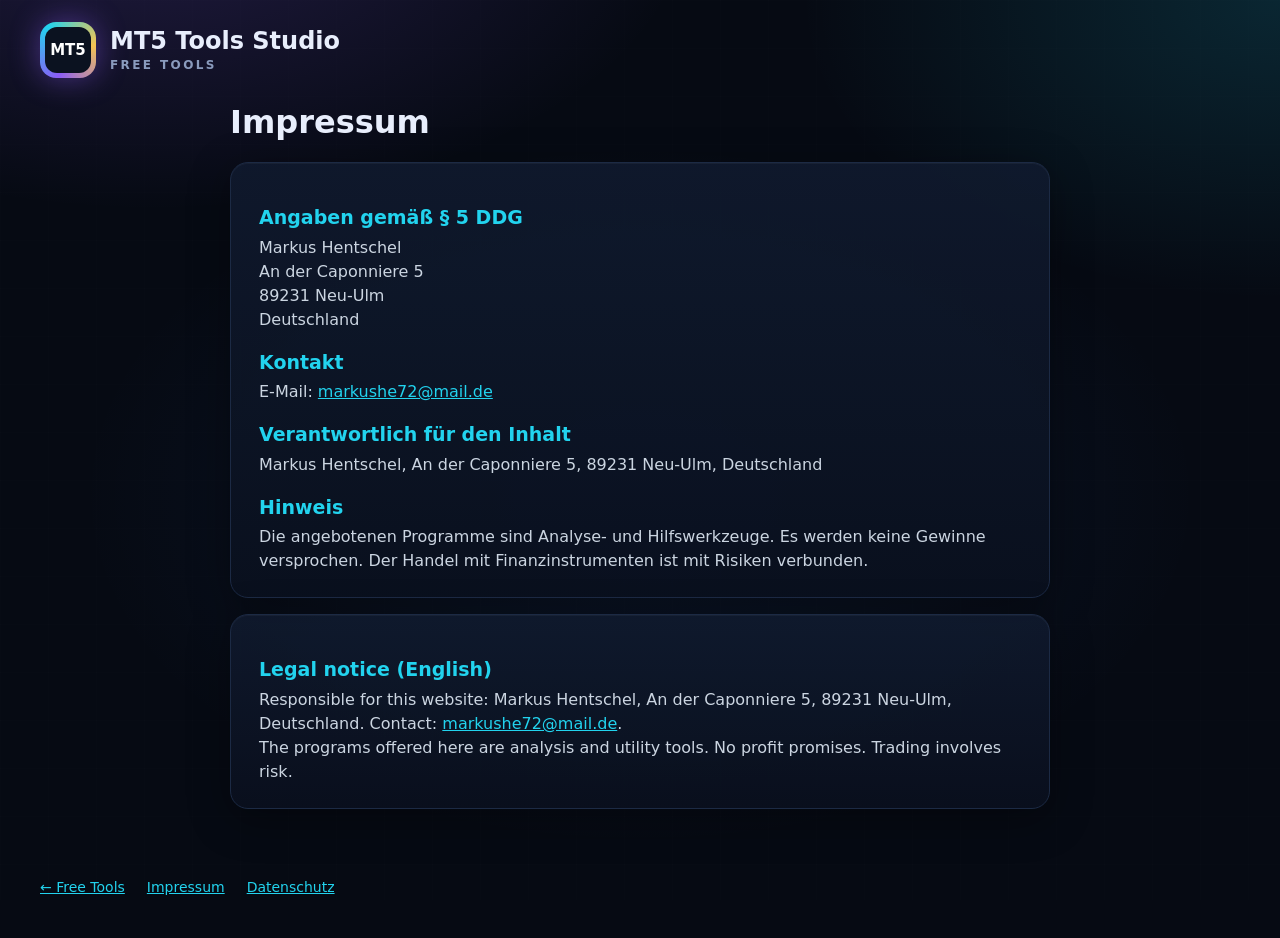
<file: impressum.html>
<!DOCTYPE html>
<html lang="de"><head><meta charset="utf-8"><meta name="viewport" content="width=device-width,initial-scale=1">
<title>Impressum – MT5 Tools Studio</title><link rel="stylesheet" href="assets/style.css"></head>
<body><div class="grid-bg"></div>
<header class="top"><a class="brand" href="index.html"><div class="mark"><span>MT5</span></div><div class="nm">MT5 Tools Studio<small>FREE TOOLS</small></div></a></header>
<div class="doc"><h1>Impressum</h1>
<div class="card"><h2>Angaben gemäß § 5 DDG</h2>
<p>Markus Hentschel<br>An der Caponniere 5<br>89231 Neu-Ulm<br>Deutschland</p>
<h2>Kontakt</h2><p>E-Mail: <a href="mailto:markushe72@mail.de">markushe72@mail.de</a></p>
<h2>Verantwortlich für den Inhalt</h2><p>Markus Hentschel, An der Caponniere 5, 89231 Neu-Ulm, Deutschland</p>
<h2>Hinweis</h2><p>Die angebotenen Programme sind Analyse- und Hilfswerkzeuge. Es werden keine Gewinne versprochen. Der Handel mit Finanzinstrumenten ist mit Risiken verbunden.</p></div>
<div class="card" lang="en"><h2>Legal notice (English)</h2>
<p>Responsible for this website: Markus Hentschel, An der Caponniere 5, 89231 Neu-Ulm, Deutschland. Contact: <a href="mailto:markushe72@mail.de">markushe72@mail.de</a>.</p>
<p>The programs offered here are analysis and utility tools. No profit promises. Trading involves risk.</p></div></div>
<footer><a href="index.html">← Free Tools</a><a href="impressum.html">Impressum</a><a href="datenschutz.html">Datenschutz</a></footer>
</body></html>
</file>
<file: assets/style.css>
:root{--bg:#060a13;--panel:#0c1322;--line:#1c2a44;--text:#e8eefc;--muted:#8a9bbd;--cyan:#22d3ee;--violet:#8b5cf6;--pink:#f472b6;--green:#22c55e;--red:#f43f5e;--gold:#f5c451;--amber:#f59e0b}
*{box-sizing:border-box;margin:0;padding:0}
body{min-height:100vh;color:var(--text);font-family:"Segoe UI","Inter",system-ui,sans-serif;line-height:1.5;
 background:radial-gradient(900px 500px at 12% -10%,rgba(139,92,246,.20),transparent 60%),radial-gradient(800px 500px at 100% 0%,rgba(34,211,238,.14),transparent 60%),radial-gradient(800px 500px at 50% 55%,rgba(59,130,246,.10),transparent 70%),var(--bg);background-attachment:fixed}
.grid-bg{position:fixed;inset:0;pointer-events:none;opacity:.35;z-index:0;background-image:linear-gradient(rgba(255,255,255,.025) 1px,transparent 1px),linear-gradient(90deg,rgba(255,255,255,.025) 1px,transparent 1px);background-size:48px 48px}
header,section,main,footer,.doc{position:relative;z-index:1;max-width:1240px;margin:0 auto;padding:0 20px}
a{color:var(--cyan)}
.top{display:flex;justify-content:space-between;align-items:center;padding-top:22px;padding-bottom:10px}
.brand{display:flex;align-items:center;gap:14px;text-decoration:none;color:var(--text)}
.mark{width:56px;height:56px;border-radius:16px;display:grid;place-items:center;font-weight:900;background:conic-gradient(from 200deg,var(--violet),var(--cyan),var(--gold),var(--violet));box-shadow:0 0 30px rgba(139,92,246,.45)}
.mark span{background:#0b1220;color:#fff;width:46px;height:46px;border-radius:12px;display:grid;place-items:center;font-size:15px}
.nm{font-size:24px;font-weight:800;line-height:1}.nm small{display:block;font-size:12px;color:var(--muted);letter-spacing:.2em;margin-top:6px}
.lang button{background:var(--panel);color:var(--muted);border:1px solid var(--line);padding:6px 12px;border-radius:9px;font-weight:800;cursor:pointer;margin-left:4px}
.lang button.on{color:#fff;border-color:rgba(34,211,238,.6);background:rgba(34,211,238,.1);box-shadow:0 0 14px rgba(34,211,238,.25)}
.hero{padding-top:30px;padding-bottom:26px}
.hero h1{font-size:clamp(30px,5vw,50px);font-weight:900;background:linear-gradient(90deg,#fff,#c7d2fe 40%,var(--cyan));-webkit-background-clip:text;background-clip:text;color:transparent}
.hero>p{font-size:19px;color:var(--muted);margin:6px 0 20px;max-width:760px}
.card{background:linear-gradient(180deg,rgba(16,26,46,.92),rgba(10,16,30,.92));border:1px solid var(--line);border-radius:18px;box-shadow:0 10px 40px rgba(0,0,0,.35),inset 0 1px 0 rgba(255,255,255,.04)}
.howto{padding:14px 20px;max-width:760px}.howto b{color:var(--cyan);letter-spacing:.12em;text-transform:uppercase;font-size:13px}
.howto ol{margin:6px 0 0 20px;color:#cbd5e1}
.tools{display:grid;grid-template-columns:repeat(auto-fill,minmax(360px,1fr));gap:18px}
.tool{padding:18px;display:flex;flex-direction:column;gap:12px;transition:border-color .2s,box-shadow .2s,transform .2s}
.tool:hover{border-color:rgba(139,92,246,.7);box-shadow:0 0 34px rgba(139,92,246,.35);transform:translateY(-2px)}
.head{display:flex;gap:14px;align-items:center}
.logo{width:88px;height:88px;border-radius:16px;flex:none;box-shadow:0 0 22px rgba(34,211,238,.25)}
.tool h3{font-size:21px;font-weight:900}
.meta{display:flex;flex-wrap:wrap;gap:6px;margin-top:4px}
.tag{font-size:11px;font-weight:800;letter-spacing:.08em;padding:3px 9px;border-radius:999px;text-transform:uppercase;background:rgba(139,92,246,.14);color:#c4b5fd;border:1px solid rgba(139,92,246,.45)}
.tag.free{background:rgba(34,197,94,.14);color:#86efac;border-color:rgba(34,197,94,.5)}
.tag.ver{background:rgba(34,211,238,.1);color:#a5f3fc;border-color:rgba(34,211,238,.45)}
.tool p{color:#cbd5e1;font-size:15px;flex:1}
.shot img{width:100%;border-radius:12px;border:1px solid var(--line);display:block}
.dl{display:flex;align-items:center;gap:12px;flex-wrap:wrap}
.btn{display:inline-flex;align-items:center;gap:8px;padding:10px 18px;border-radius:12px;font-weight:900;text-decoration:none;color:#06101c;background:linear-gradient(90deg,var(--cyan),#60a5fa);box-shadow:0 0 22px rgba(34,211,238,.45)}
.btn:hover{box-shadow:0 0 34px rgba(34,211,238,.75)}
.btn small{font-weight:700;opacity:.75}
.btn.alt{color:#fff;background:linear-gradient(90deg,var(--violet),var(--pink));box-shadow:0 0 22px rgba(139,92,246,.5);margin-top:12px}
.proband{position:relative;z-index:2;display:block;text-align:center;padding:9px 16px;font-weight:800;font-size:15px;color:#fff;text-decoration:none;letter-spacing:.03em;background:linear-gradient(90deg,rgba(139,92,246,.55),rgba(244,114,182,.45),rgba(34,211,238,.45));border-bottom:1px solid rgba(165,180,252,.5);box-shadow:0 0 26px rgba(139,92,246,.4)}
.proband:hover{filter:brightness(1.15)}
.prolink{display:flex;align-items:center;gap:8px;font-size:13px;font-weight:700;color:#c4b5fd;text-decoration:none;padding:8px 10px;border-radius:10px;border:1px dashed rgba(139,92,246,.5);background:rgba(139,92,246,.07)}
.prolink:hover{border-style:solid;color:#fff;box-shadow:0 0 18px rgba(139,92,246,.35)}
.tag.pro{background:rgba(244,114,182,.15);color:#f9a8d4;border-color:rgba(244,114,182,.5)}
.count{font-size:13px;color:var(--muted);font-weight:700}.count b{color:var(--gold)}
.pro{margin-top:34px;padding:24px 26px;max-width:1200px}
.pro h2{font-size:26px;font-weight:900}.pro p{color:#cbd5e1;margin-top:4px}
.risk{margin-top:22px}.risk p{color:#fda4af;font-weight:700;font-size:14px;border:1px solid rgba(244,63,94,.45);background:rgba(244,63,94,.08);border-radius:14px;padding:12px 16px}
footer{display:flex;gap:22px;flex-wrap:wrap;color:var(--muted);font-size:14px;padding-top:28px;padding-bottom:40px}
.doc{max-width:860px;padding-top:10px;padding-bottom:40px}.doc .card{padding:24px 28px;margin-top:16px}
.doc h1{font-size:32px;font-weight:900}.doc h2{font-size:19px;margin:16px 0 4px;color:var(--cyan)}.doc p,.doc li{color:#cbd5e1}.doc ul{margin-left:20px}
@media(max-width:420px){.tools{grid-template-columns:1fr}}

.herowrap{position:relative;overflow:hidden}
#net{position:absolute;inset:0;width:100%;height:100%;z-index:0;opacity:.55;pointer-events:none}
.herogrid{display:grid;grid-template-columns:minmax(0,1.3fr) minmax(0,1fr);gap:18px;align-items:start}
@media(max-width:820px){.herogrid{grid-template-columns:1fr}}
.howto{max-width:none}
.rank{padding:14px 20px}.rank b{color:var(--gold);letter-spacing:.12em;text-transform:uppercase;font-size:13px}
.crown{color:var(--gold);text-shadow:0 0 12px rgba(245,196,81,.8);font-size:18px}
#ranklist{list-style:none;margin-top:8px;display:grid;gap:6px}
#ranklist li{display:flex;align-items:center;gap:10px;font-weight:700;font-size:14px}
#ranklist li img{width:28px;height:28px;border-radius:7px}
#ranklist li .n{margin-left:auto;color:var(--gold)}
#ranklist li.first{font-size:16px;color:#fff}#ranklist li.first img{width:36px;height:36px;box-shadow:0 0 16px rgba(245,196,81,.6)}
.muted{color:var(--muted);font-size:13px;margin-top:6px}
.shot.noimg{display:grid;place-items:center;height:160px;border-radius:12px;border:1px dashed var(--line)}.shot.noimg img{width:96px;border:none;opacity:.8}
details.new{font-size:13px;color:#cbd5e1;border-top:1px solid var(--line);padding-top:8px}
details.new summary{cursor:pointer;color:var(--cyan);font-weight:800;letter-spacing:.06em}
details.new p{margin:6px 0;color:#cbd5e1;font-size:13px}details.new a{font-size:12px}
.prolink .tag{flex:none;line-height:1.4;padding:2px 8px}
.pv{align-self:flex-start;background:none;border:1px solid var(--line);color:var(--muted);border-radius:9px;padding:5px 10px;font-weight:700;font-size:12px;cursor:pointer}
.pv:hover{color:#fff;border-color:rgba(244,114,182,.6)}
.clip{width:100%;border-radius:12px;border:1px solid rgba(244,114,182,.45)}
.live{margin-top:34px;padding:22px 26px;max-width:1200px}
.livehead{display:flex;align-items:center;gap:12px}.livehead h2{font-size:24px;font-weight:900;letter-spacing:.08em}
.dot{width:12px;height:12px;border-radius:50%;background:var(--red);animation:puls 1.6s infinite}
@keyframes puls{0%{box-shadow:0 0 0 0 rgba(244,63,94,.7)}70%{box-shadow:0 0 0 14px rgba(244,63,94,0)}100%{box-shadow:0 0 0 0 rgba(244,63,94,0)}}
.live p{color:#cbd5e1;margin:6px 0 12px}
.ytbox{display:flex;flex-direction:column;align-items:flex-start;gap:8px}
.ytbox iframe{width:100%;max-width:960px;aspect-ratio:16/9;border:0;border-radius:14px;box-shadow:0 0 34px rgba(139,92,246,.35)}
.ytbox small{color:var(--muted)}
.btn.ghost{background:none;color:var(--cyan);border:1px solid rgba(34,211,238,.6);box-shadow:none;margin-top:12px;margin-left:8px}
</file>
